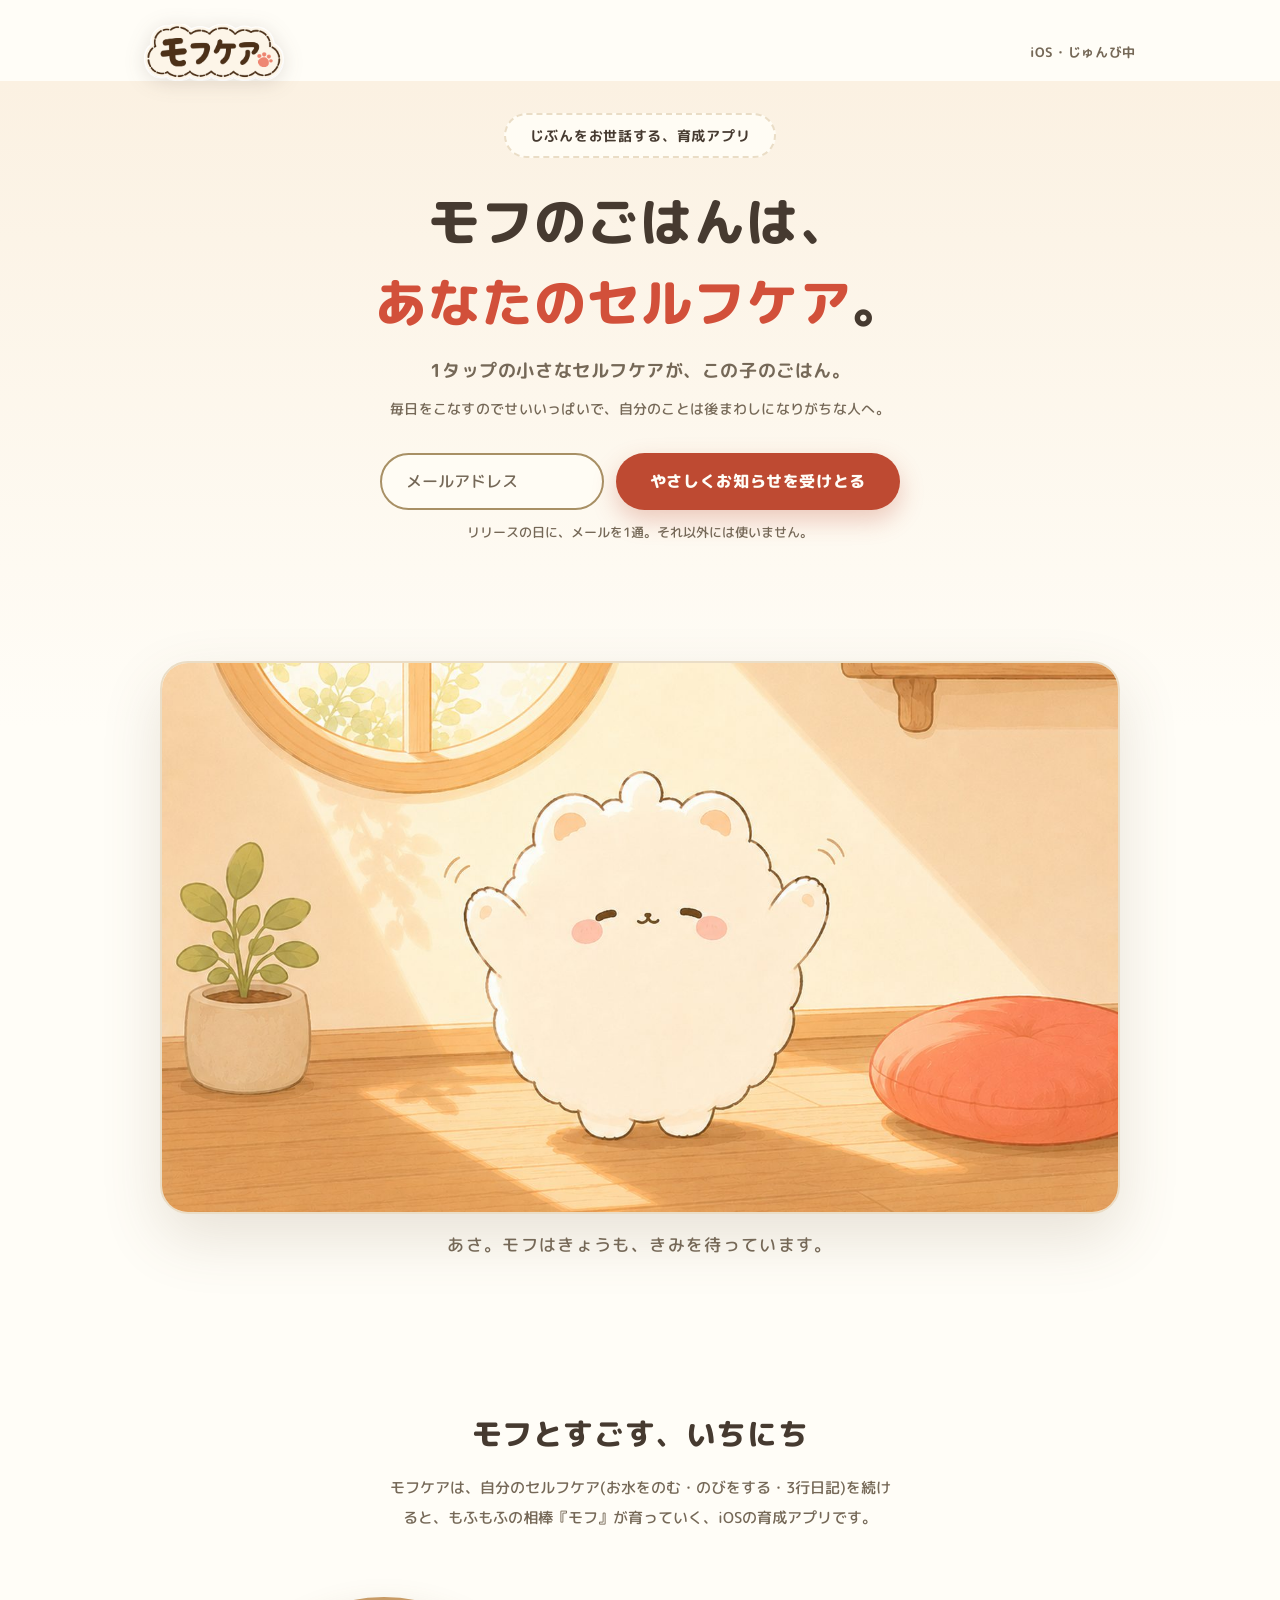
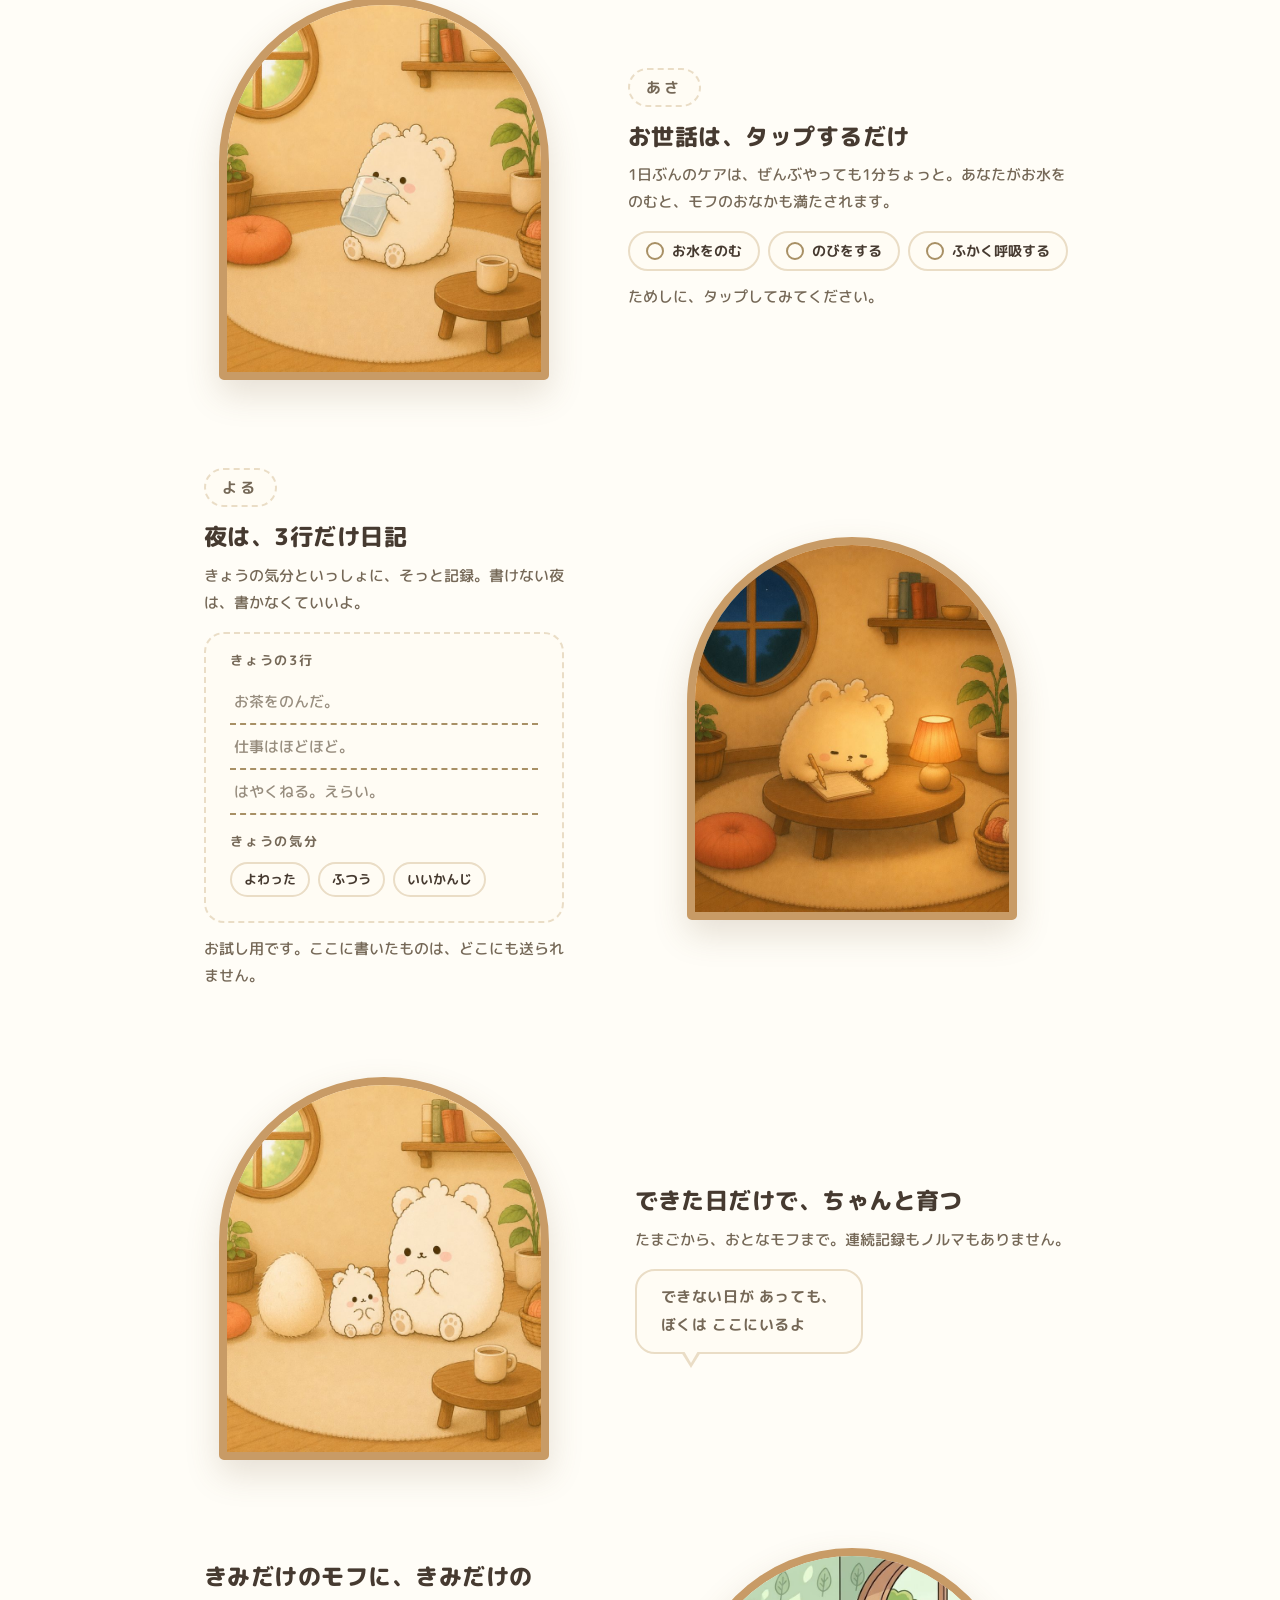
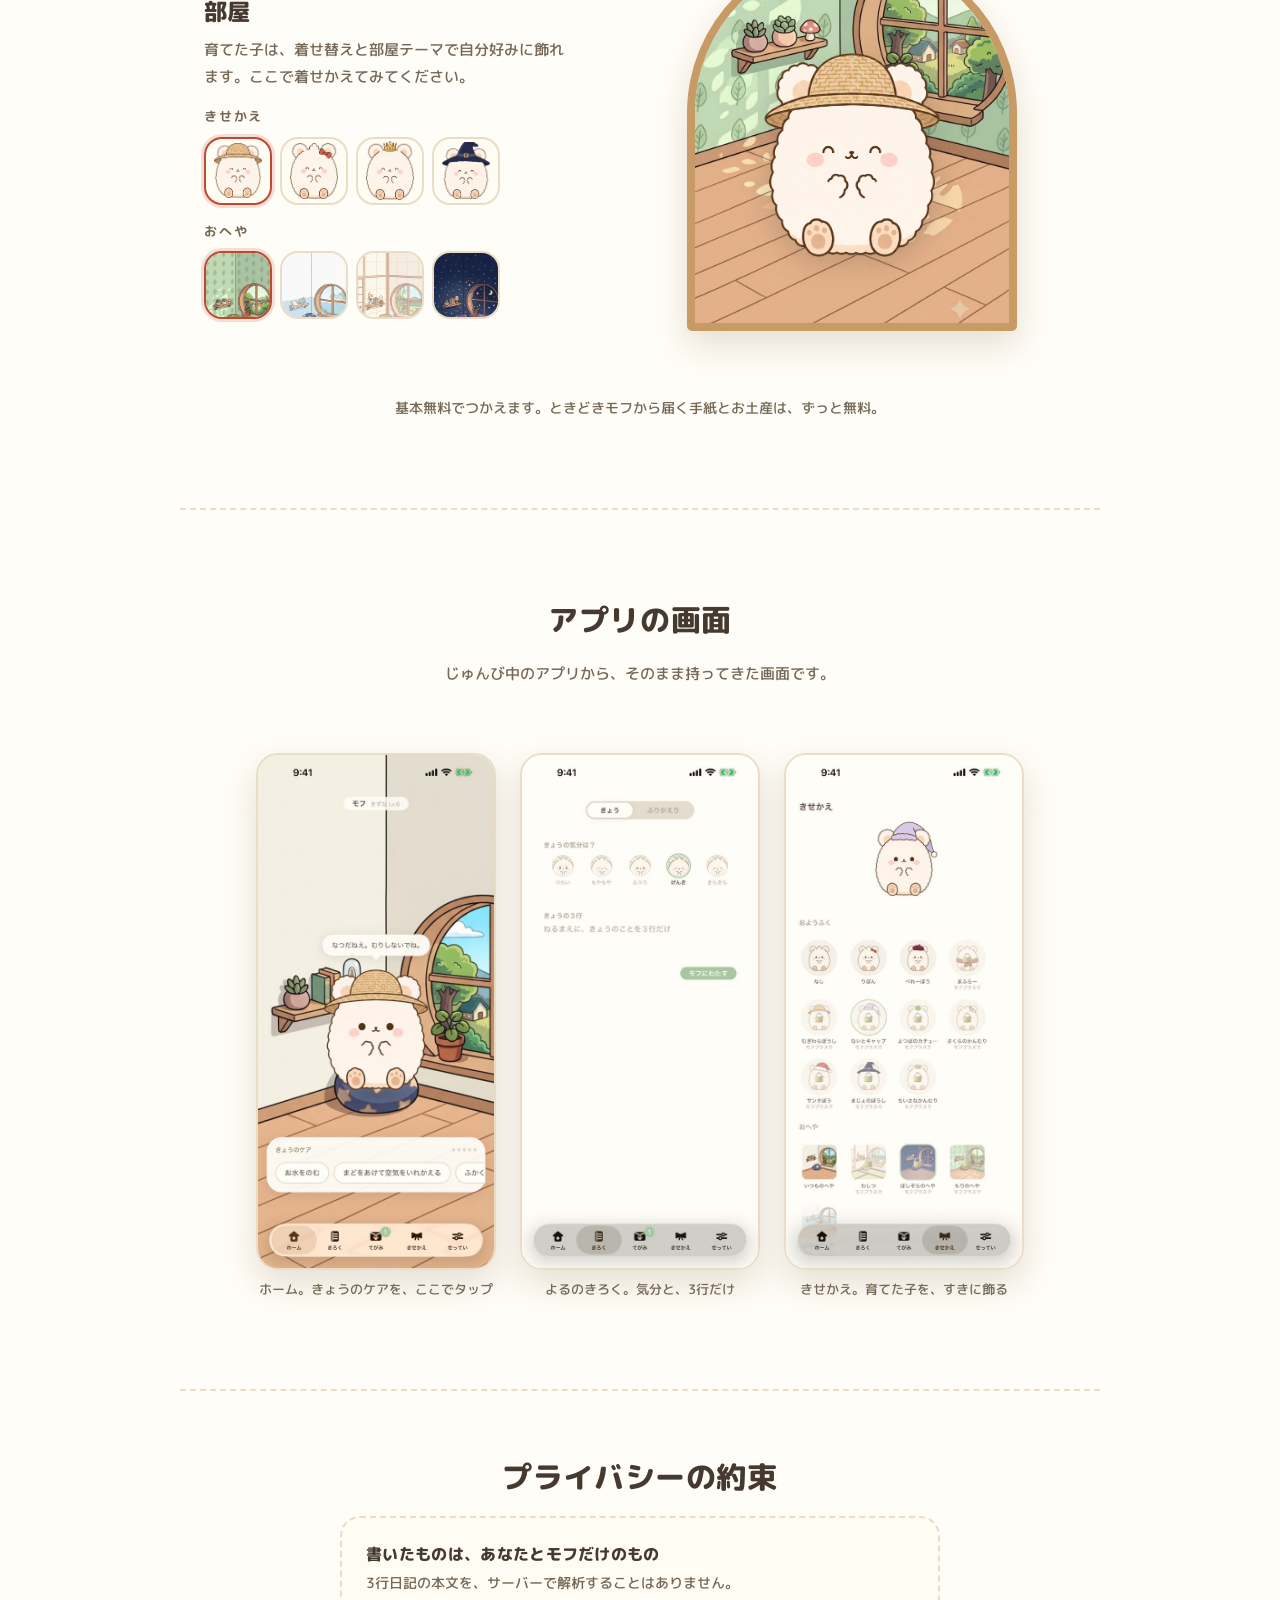
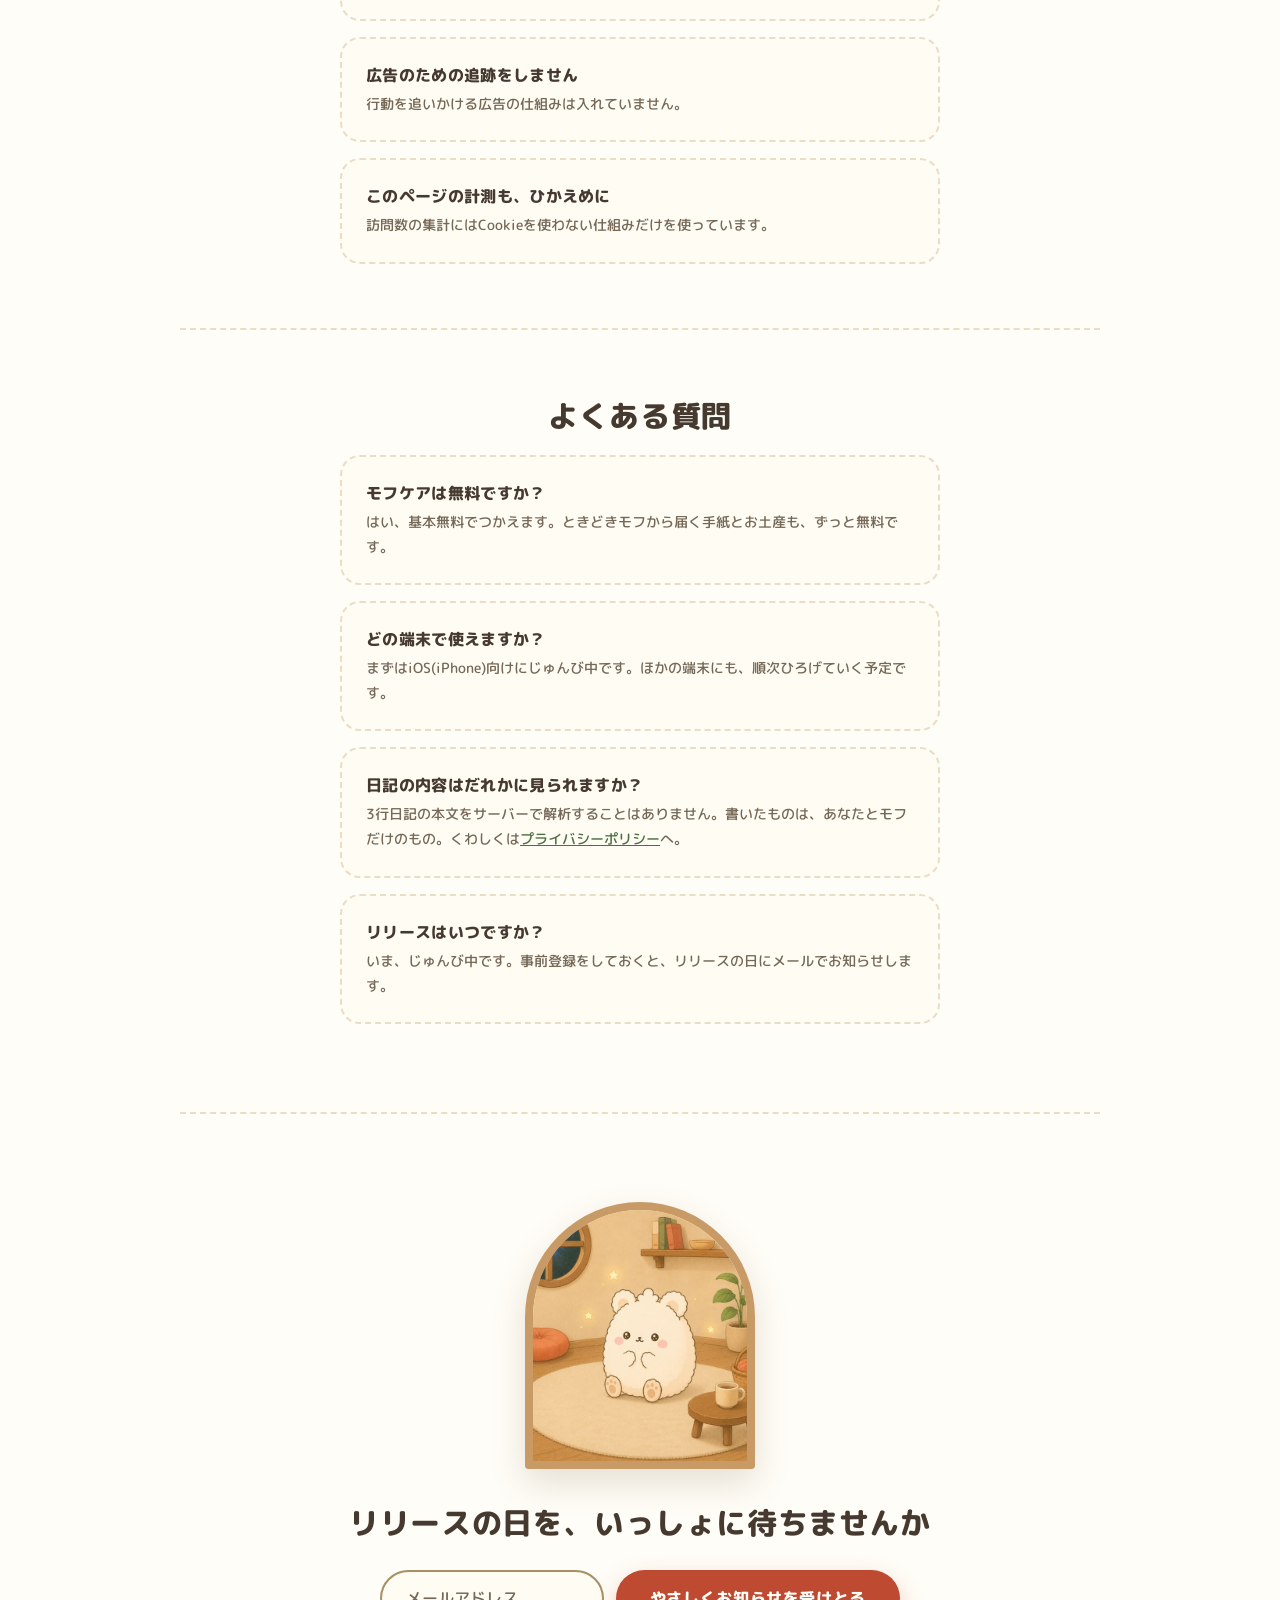
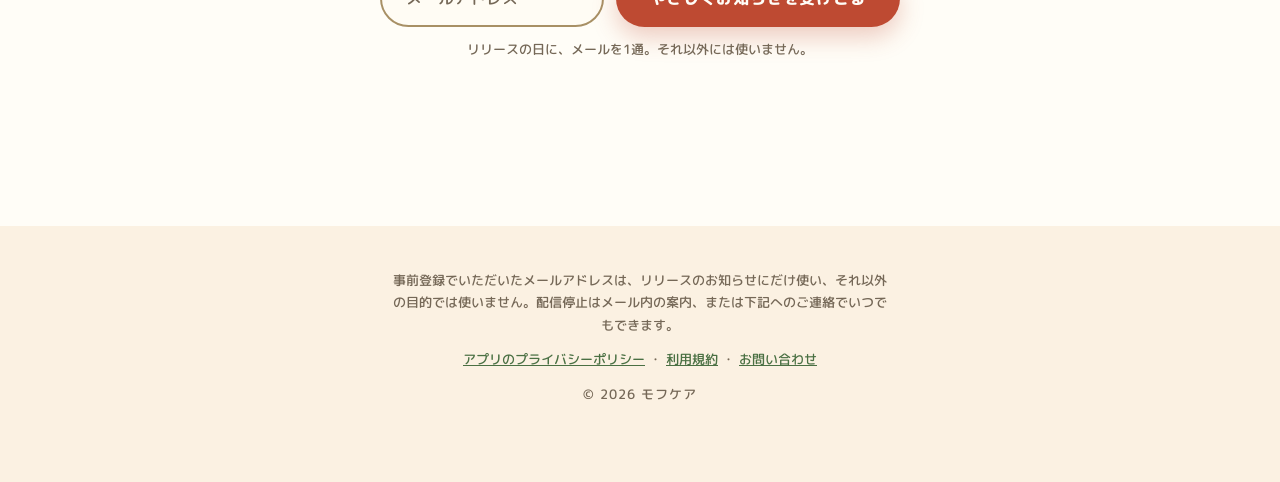
<file: index.html>
<!DOCTYPE html>
<html lang="ja">
<head>
  <meta charset="UTF-8">
  <meta name="viewport" content="width=device-width, initial-scale=1">
  <title>モフケア — モフのごはんは、あなたのセルフケア。</title>
  <meta name="description" content="じぶんをお世話する育成アプリ(iOS)。お水をのむ、のびをする。あなたのセルフケアで、もふもふの相棒「モフ」が育ちます。いま事前登録うけつけ中。">
  <meta name="theme-color" content="#FFFDF7">

  <meta property="og:type" content="website">
  <meta property="og:title" content="モフケア — モフのごはんは、あなたのセルフケア。">
  <meta property="og:description" content="じぶんをお世話する育成アプリ(iOS)。あなたのセルフケアで、もふもふの相棒「モフ」が育ちます。いま事前登録うけつけ中。">
  <meta property="og:url" content="https://mofucare.pages.dev/">
  <meta property="og:image" content="https://mofucare.pages.dev/assets/og.png?v=v3">
  <meta name="twitter:card" content="summary_large_image">

  <link rel="canonical" href="https://mofucare.pages.dev/">
  <link rel="icon" href="assets/favicon.png?v=v3">
  <link rel="apple-touch-icon" href="assets/apple-touch-icon.png?v=v3">

  <link rel="preconnect" href="https://fonts.googleapis.com">
  <link rel="preconnect" href="https://fonts.gstatic.com" crossorigin>
  <link href="https://fonts.googleapis.com/css2?family=M+PLUS+Rounded+1c:wght@500;700;800&display=swap" rel="stylesheet">

  <script type="application/ld+json">
  {
    "@context": "https://schema.org",
    "@type": "SoftwareApplication",
    "name": "モフケア",
    "applicationCategory": "HealthApplication",
    "operatingSystem": "iOS",
    "description": "じぶんをお世話する育成アプリ。お水をのむ・のびをするなど自分のセルフケアで、もふもふの相棒「モフ」が育つ。3行日記、着せ替え、部屋テーマ。基本無料。",
    "offers": { "@type": "Offer", "price": "0", "priceCurrency": "JPY" },
    "url": "https://mofucare.pages.dev/",
    "image": "https://mofucare.pages.dev/assets/og.png",
    "author": { "@type": "Organization", "name": "モフケア開発者" }
  }
  </script>
  <script type="application/ld+json">
  {
    "@context": "https://schema.org",
    "@type": "FAQPage",
    "mainEntity": [
      {
        "@type": "Question",
        "name": "モフケアは無料ですか？",
        "acceptedAnswer": { "@type": "Answer", "text": "はい、基本無料でつかえます。ときどきモフから届く手紙とお土産も、ずっと無料です。" }
      },
      {
        "@type": "Question",
        "name": "どの端末で使えますか？",
        "acceptedAnswer": { "@type": "Answer", "text": "まずはiOS(iPhone)向けにじゅんび中です。ほかの端末にも、順次ひろげていく予定です。" }
      },
      {
        "@type": "Question",
        "name": "日記の内容はだれかに見られますか？",
        "acceptedAnswer": { "@type": "Answer", "text": "3行日記の本文をサーバーで解析することはありません。書いたものは、あなたとモフだけのものです。くわしくはプライバシーポリシーをご覧ください。" }
      },
      {
        "@type": "Question",
        "name": "リリースはいつですか？",
        "acceptedAnswer": { "@type": "Answer", "text": "いま、じゅんび中です。事前登録をしておくと、リリースの日にメールでお知らせします。" }
      }
    ]
  }
  </script>

  <link rel="stylesheet" href="style.css?v=v6">
</head>
<body>

  <!-- 天: ロゴと状態 -->
  <div class="topbar">
    <img src="assets/logo_mofucare.png?v=v3" alt="モフケア" width="140" height="57">
    <span class="status">iOS・じゅんび中</span>
  </div>

  <!-- ヒーロー: 絵本のとびら -->
  <header class="hero">
    <span class="badge">じぶんをお世話する、育成アプリ</span>

    <h1 id="headline">モフのごはんは、<br><em>あなたのセルフケア</em>。</h1>
    <p class="hero-sub">1タップの小さなセルフケアが、この子のごはん。</p>
    <p class="hero-for">毎日をこなすのでせいいっぱいで、自分のことは後まわしになりがちな人へ。</p>

    <form class="signup" data-signup>
      <div class="signup-row">
        <label class="visually-hidden" for="email-1">メールアドレス</label>
        <input id="email-1" type="email" name="email" placeholder="メールアドレス" autocomplete="email" required>
        <button type="submit">やさしくお知らせを受けとる</button>
      </div>
      <p class="signup-note">リリースの日に、メールを1通。それ以外には使いません。</p>
      <p class="signup-status" role="status" aria-live="polite"></p>
      <p class="signup-share" hidden><a href="https://x.com/intent/tweet?text=%E3%81%98%E3%81%B6%E3%82%93%E3%82%92%E3%81%8A%E4%B8%96%E8%A9%B1%E3%81%99%E3%82%8B%E3%81%A8%E3%80%81%E3%83%A2%E3%83%95%E3%81%8C%E8%82%B2%E3%81%A4%E3%80%82%0A%E3%80%8C%E3%83%A2%E3%83%95%E3%82%B1%E3%82%A2%E3%80%8D%E3%82%92%E4%BA%8B%E5%89%8D%E7%99%BB%E9%8C%B2%E3%81%97%E3%81%BE%E3%81%97%E3%81%9F%E3%80%82&url=https%3A%2F%2Fmofucare.pages.dev%2F%3Fref%3Dshare" target="_blank" rel="noopener">Xで、そっと教える</a></p>
    </form>

    <figure class="storybook">
      <img src="assets/scene_hero.jpg" alt="あさの部屋で、のびをするモフ" width="1440" height="827" fetchpriority="high" decoding="async">
      <figcaption>あさ。モフはきょうも、きみを待っています。</figcaption>
    </figure>
  </header>

  <main>
    <!-- モフとすごす、いちにち -->
    <section class="day">
      <h2>モフとすごす、いちにち</h2>
      <p class="section-lead">モフケアは、自分のセルフケア(お水をのむ・のびをする・3行日記)を続けると、もふもふの相棒『モフ』が育っていく、iOSの育成アプリです。</p>

      <article class="page">
        <div class="window-frame">
          <img id="care-scene" src="assets/scene_water.jpg" alt="お水をのむモフ" loading="lazy" width="880" height="880">
        </div>
        <div class="page-text">
          <p class="toki">あさ</p>
          <h3>お世話は、タップするだけ</h3>
          <p>1日ぶんのケアは、ぜんぶやっても1分ちょっと。あなたがお水をのむと、モフのおなかも満たされます。</p>
          <ul class="care-chips" id="care-chips">
            <li><button type="button" aria-pressed="false"><span class="tick" aria-hidden="true"></span>お水をのむ</button></li>
            <li><button type="button" aria-pressed="false"><span class="tick" aria-hidden="true"></span>のびをする</button></li>
            <li><button type="button" aria-pressed="false"><span class="tick" aria-hidden="true"></span>ふかく呼吸する</button></li>
          </ul>
          <p class="demo-hint" id="care-hint" role="status">ためしに、タップしてみてください。</p>
        </div>
      </article>

      <article class="page">
        <div class="window-frame">
          <img src="assets/scene_diary.jpg" alt="夜、机で日記を書くモフ" loading="lazy" width="880" height="880">
        </div>
        <div class="page-text">
          <p class="toki">よる</p>
          <h3>夜は、3行だけ日記</h3>
          <p>きょうの気分といっしょに、そっと記録。書けない夜は、書かなくていいよ。</p>

          <div class="diary">
            <p class="diary-head">きょうの3行</p>
            <label class="visually-hidden" for="diary-1">1行目</label>
            <input class="diary-line" id="diary-1" type="text" maxlength="30" placeholder="お茶をのんだ。">
            <label class="visually-hidden" for="diary-2">2行目</label>
            <input class="diary-line" id="diary-2" type="text" maxlength="30" placeholder="仕事はほどほど。">
            <label class="visually-hidden" for="diary-3">3行目</label>
            <input class="diary-line" id="diary-3" type="text" maxlength="30" placeholder="はやくねる。えらい。">

            <fieldset class="mood">
              <legend>きょうの気分</legend>
              <button type="button" aria-pressed="false">よわった</button>
              <button type="button" aria-pressed="false">ふつう</button>
              <button type="button" aria-pressed="false">いいかんじ</button>
            </fieldset>
          </div>
          <p class="demo-hint">お試し用です。ここに書いたものは、どこにも送られません。</p>
        </div>
      </article>

      <article class="page">
        <div class="window-frame">
          <img src="assets/scene_growth.jpg" alt="たまごとちびモフとおとなモフが並ぶ部屋" loading="lazy" width="880" height="880">
        </div>
        <div class="page-text">
          <h3>できた日だけで、ちゃんと育つ</h3>
          <p>たまごから、おとなモフまで。連続記録もノルマもありません。</p>
          <p class="bubble">できない日が あっても、<br>ぼくは ここにいるよ</p>
        </div>
      </article>

      <article class="page">
        <div class="window-frame dressup">
          <img class="room" id="room-img" src="assets/room_forest.jpg?v=v4" alt="もりのへや" loading="lazy" width="768" height="1376">
          <img class="mofu" id="dress-img" src="assets/dress_strawhat.png?v=v4" alt="麦わら帽子をかぶったモフ" loading="lazy" width="420" height="485">
        </div>
        <div class="page-text">
          <h3>きみだけのモフに、きみだけの部屋</h3>
          <p>育てた子は、着せ替えと部屋テーマで自分好みに飾れます。ここで着せかえてみてください。</p>

          <fieldset class="picker" id="dress-picker">
            <legend>きせかえ</legend>
            <button type="button" data-src="assets/dress_strawhat.png?v=v4" data-label="麦わら帽子をかぶったモフ" aria-pressed="true">
              <img src="assets/dress_strawhat.png?v=v4" alt="麦わらぼうし" loading="lazy">
            </button>
            <button type="button" data-src="assets/dress_ribbon.png?v=v4" data-label="リボンをつけたモフ" aria-pressed="false">
              <img src="assets/dress_ribbon.png?v=v4" alt="リボン" loading="lazy">
            </button>
            <button type="button" data-src="assets/dress_crown.png?v=v4" data-label="王冠をかぶったモフ" aria-pressed="false">
              <img src="assets/dress_crown.png?v=v4" alt="おうかん" loading="lazy">
            </button>
            <button type="button" data-src="assets/dress_witchhat.png?v=v4" data-label="魔女帽子をかぶったモフ" aria-pressed="false">
              <img src="assets/dress_witchhat.png?v=v4" alt="まじょのぼうし" loading="lazy">
            </button>
          </fieldset>

          <fieldset class="picker rooms" id="room-picker">
            <legend>おへや</legend>
            <button type="button" data-src="assets/room_forest.jpg?v=v4" data-label="もりのへや" aria-pressed="true">
              <img src="assets/room_forest.jpg?v=v4" alt="もりのへや" loading="lazy">
            </button>
            <button type="button" data-src="assets/room_seaside.jpg?v=v4" data-label="うみべのへや" aria-pressed="false">
              <img src="assets/room_seaside.jpg?v=v4" alt="うみべのへや" loading="lazy">
            </button>
            <button type="button" data-src="assets/room_washitsu.jpg?v=v4" data-label="わしつ" aria-pressed="false">
              <img src="assets/room_washitsu.jpg?v=v4" alt="わしつ" loading="lazy">
            </button>
            <button type="button" data-src="assets/room_starry.jpg?v=v4" data-label="ほしぞらのへや" aria-pressed="false">
              <img src="assets/room_starry.jpg?v=v4" alt="ほしぞらのへや" loading="lazy">
            </button>
          </fieldset>
        </div>
      </article>

      <p class="free-note">基本無料でつかえます。ときどきモフから届く手紙とお土産は、ずっと無料。</p>
    </section>

    <!-- 実際の画面 -->
    <section class="shots">
      <h2>アプリの画面</h2>
      <p class="section-lead">じゅんび中のアプリから、そのまま持ってきた画面です。</p>
      <div class="shot-row">
        <figure>
          <img src="assets/shot_home.jpg" alt="ホーム画面。部屋にいるモフと、きょうのケアの一覧" loading="lazy" width="520" height="1130">
          <figcaption>ホーム。きょうのケアを、ここでタップ</figcaption>
        </figure>
        <figure>
          <img src="assets/shot_diary.jpg" alt="きろく画面。きょうの気分を5段階から選び、3行の日記を書く" loading="lazy" width="520" height="1130">
          <figcaption>よるのきろく。気分と、3行だけ</figcaption>
        </figure>
        <figure>
          <img src="assets/shot_kisekae.jpg" alt="きせかえ画面。帽子やリボンを選ぶ" loading="lazy" width="520" height="1130">
          <figcaption>きせかえ。育てた子を、すきに飾る</figcaption>
        </figure>
      </div>
    </section>

    <!-- プライバシー -->
    <section class="privacy">
      <h2>プライバシーの約束</h2>
      <ul>
        <li>
          <h3>書いたものは、あなたとモフだけのもの</h3>
          <p>3行日記の本文を、サーバーで解析することはありません。</p>
        </li>
        <li>
          <h3>広告のための追跡をしません</h3>
          <p>行動を追いかける広告の仕組みは入れていません。</p>
        </li>
        <li>
          <h3>このページの計測も、ひかえめに</h3>
          <p>訪問数の集計にはCookieを使わない仕組みだけを使っています。</p>
        </li>
      </ul>
    </section>

    <!-- よくある質問 -->
    <section class="faq">
      <h2>よくある質問</h2>
      <ul>
        <li>
          <h3>モフケアは無料ですか？</h3>
          <p>はい、基本無料でつかえます。ときどきモフから届く手紙とお土産も、ずっと無料です。</p>
        </li>
        <li>
          <h3>どの端末で使えますか？</h3>
          <p>まずはiOS(iPhone)向けにじゅんび中です。ほかの端末にも、順次ひろげていく予定です。</p>
        </li>
        <li>
          <h3>日記の内容はだれかに見られますか？</h3>
          <p>3行日記の本文をサーバーで解析することはありません。書いたものは、あなたとモフだけのもの。くわしくは<a href="/privacy">プライバシーポリシー</a>へ。</p>
        </li>
        <li>
          <h3>リリースはいつですか？</h3>
          <p>いま、じゅんび中です。事前登録をしておくと、リリースの日にメールでお知らせします。</p>
        </li>
      </ul>
    </section>

    <!-- もう一度フォーム -->
    <section class="cta-again">
      <div class="window-frame small">
        <img src="assets/scene_sparkle.jpg" alt="星の光につつまれるモフ" loading="lazy" width="640" height="640">
      </div>
      <h2>リリースの日を、いっしょに待ちませんか</h2>
      <form class="signup" data-signup>
        <div class="signup-row">
          <label class="visually-hidden" for="email-2">メールアドレス</label>
          <input id="email-2" type="email" name="email" placeholder="メールアドレス" autocomplete="email" required>
          <button type="submit">やさしくお知らせを受けとる</button>
        </div>
        <p class="signup-note">リリースの日に、メールを1通。それ以外には使いません。</p>
        <p class="signup-status" role="status" aria-live="polite"></p>
        <p class="signup-share" hidden><a href="https://x.com/intent/tweet?text=%E3%81%98%E3%81%B6%E3%82%93%E3%82%92%E3%81%8A%E4%B8%96%E8%A9%B1%E3%81%99%E3%82%8B%E3%81%A8%E3%80%81%E3%83%A2%E3%83%95%E3%81%8C%E8%82%B2%E3%81%A4%E3%80%82%0A%E3%80%8C%E3%83%A2%E3%83%95%E3%82%B1%E3%82%A2%E3%80%8D%E3%82%92%E4%BA%8B%E5%89%8D%E7%99%BB%E9%8C%B2%E3%81%97%E3%81%BE%E3%81%97%E3%81%9F%E3%80%82&url=https%3A%2F%2Fmofucare.pages.dev%2F%3Fref%3Dshare" target="_blank" rel="noopener">Xで、そっと教える</a></p>
      </form>
      <noscript><p class="signup-note">フォームの利用にはJavaScriptが必要です。動かないときは mofucare.app@gmail.com へ「お知らせ希望」とメールしてください。</p></noscript>
    </section>
  </main>

  <footer>
    <p>事前登録でいただいたメールアドレスは、リリースのお知らせにだけ使い、それ以外の目的では使いません。配信停止はメール内の案内、または下記へのご連絡でいつでもできます。</p>
    <p>
      <a href="/privacy">アプリのプライバシーポリシー</a>
      ・
      <a href="/terms">利用規約</a>
      ・
      <a href="mailto:mofucare.app@gmail.com">お問い合わせ</a>
    </p>
    <p class="copyright">© 2026 モフケア</p>
  </footer>

  <script src="main.js"></script>
  <script src="demo.js"></script>
  <script data-goatcounter="https://mofucare.goatcounter.com/count" async src="vendor-count.js"></script>
</body>
</html>
</file>
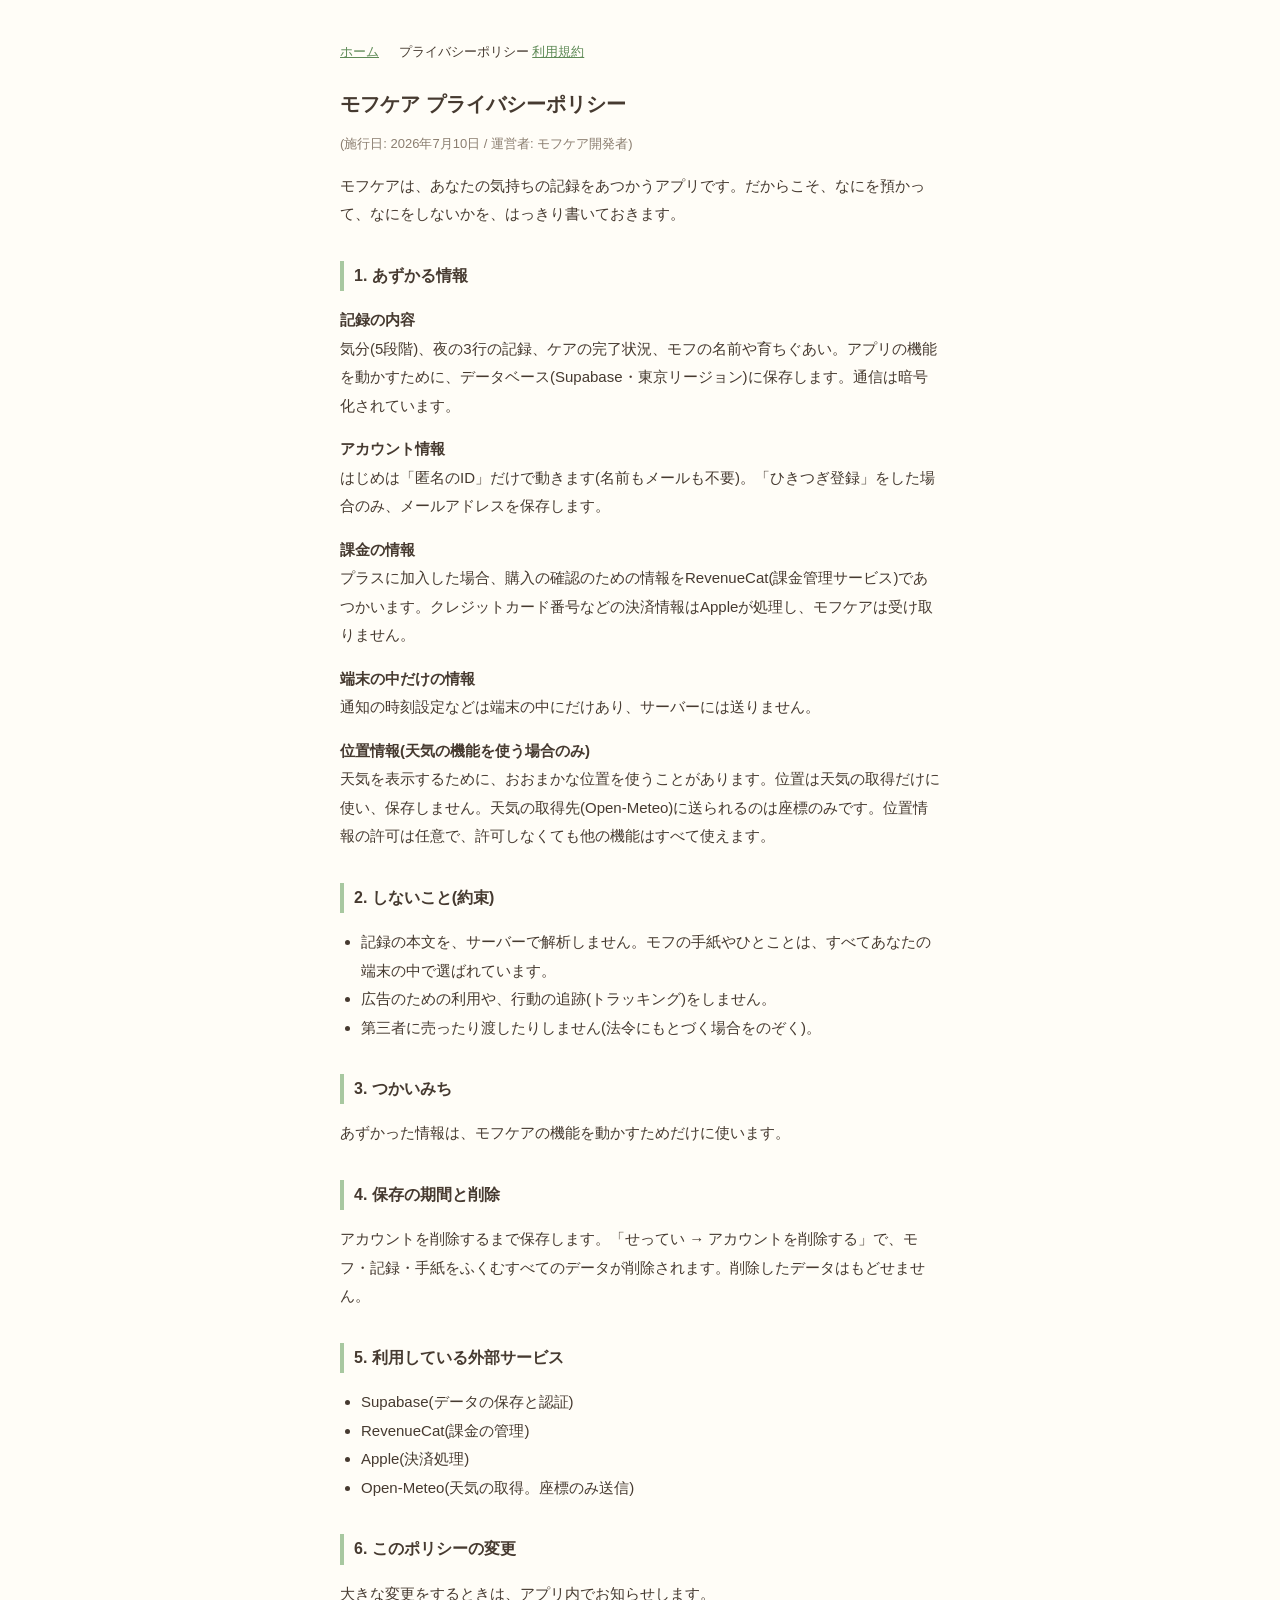
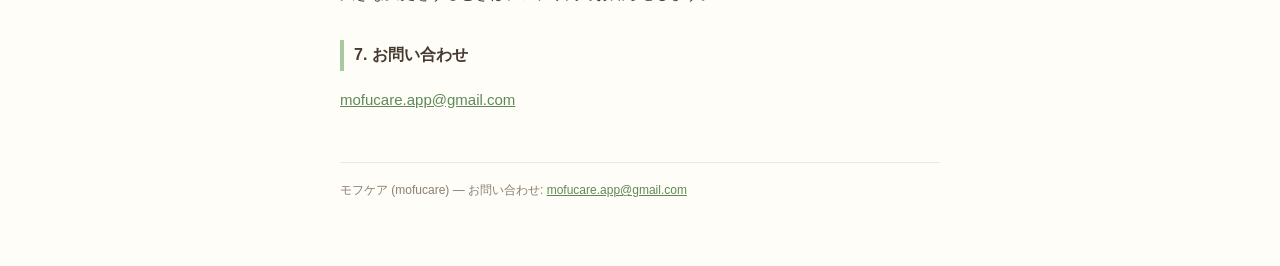
<file: privacy.html>
<!doctype html>
<html lang="ja">
<head>
<meta charset="utf-8">
<meta name="viewport" content="width=device-width, initial-scale=1">
<title>モフケア プライバシーポリシー</title>
<style>
  :root { color-scheme: light; }
  * { box-sizing: border-box; }
  body {
    margin: 0; padding: 0;
    background: #FFFDF7; color: #463A30;
    font-family: "Hiragino Sans", "Hiragino Kaku Gothic ProN", "Yu Gothic", sans-serif;
    line-height: 1.9; font-size: 15px;
  }
  main { max-width: 640px; margin: 0 auto; padding: 40px 20px 64px; }
  h1 { font-size: 20px; line-height: 1.5; }
  h2 { font-size: 16px; margin-top: 2em; padding-left: 10px; border-left: 4px solid #A8C8A0; }
  .meta { color: #8B7E70; font-size: 13px; }
  ul { padding-left: 1.4em; }
  a { color: #5E8A56; }
  nav { font-size: 13px; margin-bottom: 24px; }
  nav a { margin-right: 16px; }
  footer { margin-top: 48px; font-size: 12px; color: #8B7E70; border-top: 1px solid #EDE6DA; padding-top: 16px; }
</style>
</head>
<body>
<main>
<nav><a href="/">ホーム</a> <span>プライバシーポリシー</span> <a href="terms.html">利用規約</a></nav>
<h1>モフケア プライバシーポリシー</h1>
<p class="meta">(施行日: 2026年7月10日 / 運営者: モフケア開発者)</p>
<p>モフケアは、あなたの気持ちの記録をあつかうアプリです。だからこそ、なにを預かって、なにをしないかを、はっきり書いておきます。</p>
<h2>1. あずかる情報</h2>
<p><strong>記録の内容</strong><br>
気分(5段階)、夜の3行の記録、ケアの完了状況、モフの名前や育ちぐあい。アプリの機能を動かすために、データベース(Supabase・東京リージョン)に保存します。通信は暗号化されています。</p>
<p><strong>アカウント情報</strong><br>
はじめは「匿名のID」だけで動きます(名前もメールも不要)。「ひきつぎ登録」をした場合のみ、メールアドレスを保存します。</p>
<p><strong>課金の情報</strong><br>
プラスに加入した場合、購入の確認のための情報をRevenueCat(課金管理サービス)であつかいます。クレジットカード番号などの決済情報はAppleが処理し、モフケアは受け取りません。</p>
<p><strong>端末の中だけの情報</strong><br>
通知の時刻設定などは端末の中にだけあり、サーバーには送りません。</p>
<p><strong>位置情報(天気の機能を使う場合のみ)</strong><br>
天気を表示するために、おおまかな位置を使うことがあります。位置は天気の取得だけに使い、保存しません。天気の取得先(Open-Meteo)に送られるのは座標のみです。位置情報の許可は任意で、許可しなくても他の機能はすべて使えます。</p>
<h2>2. しないこと(約束)</h2>
<ul>
  <li>記録の本文を、サーバーで解析しません。モフの手紙やひとことは、すべてあなたの端末の中で選ばれています。</li>
  <li>広告のための利用や、行動の追跡(トラッキング)をしません。</li>
  <li>第三者に売ったり渡したりしません(法令にもとづく場合をのぞく)。</li>
</ul>
<h2>3. つかいみち</h2>
<p>あずかった情報は、モフケアの機能を動かすためだけに使います。</p>
<h2>4. 保存の期間と削除</h2>
<p>アカウントを削除するまで保存します。「せってい → アカウントを削除する」で、モフ・記録・手紙をふくむすべてのデータが削除されます。削除したデータはもどせません。</p>
<h2>5. 利用している外部サービス</h2>
<ul>
  <li>Supabase(データの保存と認証)</li>
  <li>RevenueCat(課金の管理)</li>
  <li>Apple(決済処理)</li>
  <li>Open-Meteo(天気の取得。座標のみ送信)</li>
</ul>
<h2>6. このポリシーの変更</h2>
<p>大きな変更をするときは、アプリ内でお知らせします。</p>
<h2>7. お問い合わせ</h2>
<p><a href="mailto:mofucare.app@gmail.com">mofucare.app@gmail.com</a></p>

<footer>モフケア (mofucare) — お問い合わせ: <a href="mailto:mofucare.app@gmail.com">mofucare.app@gmail.com</a></footer>
</main>
</body>
</html>
</file>
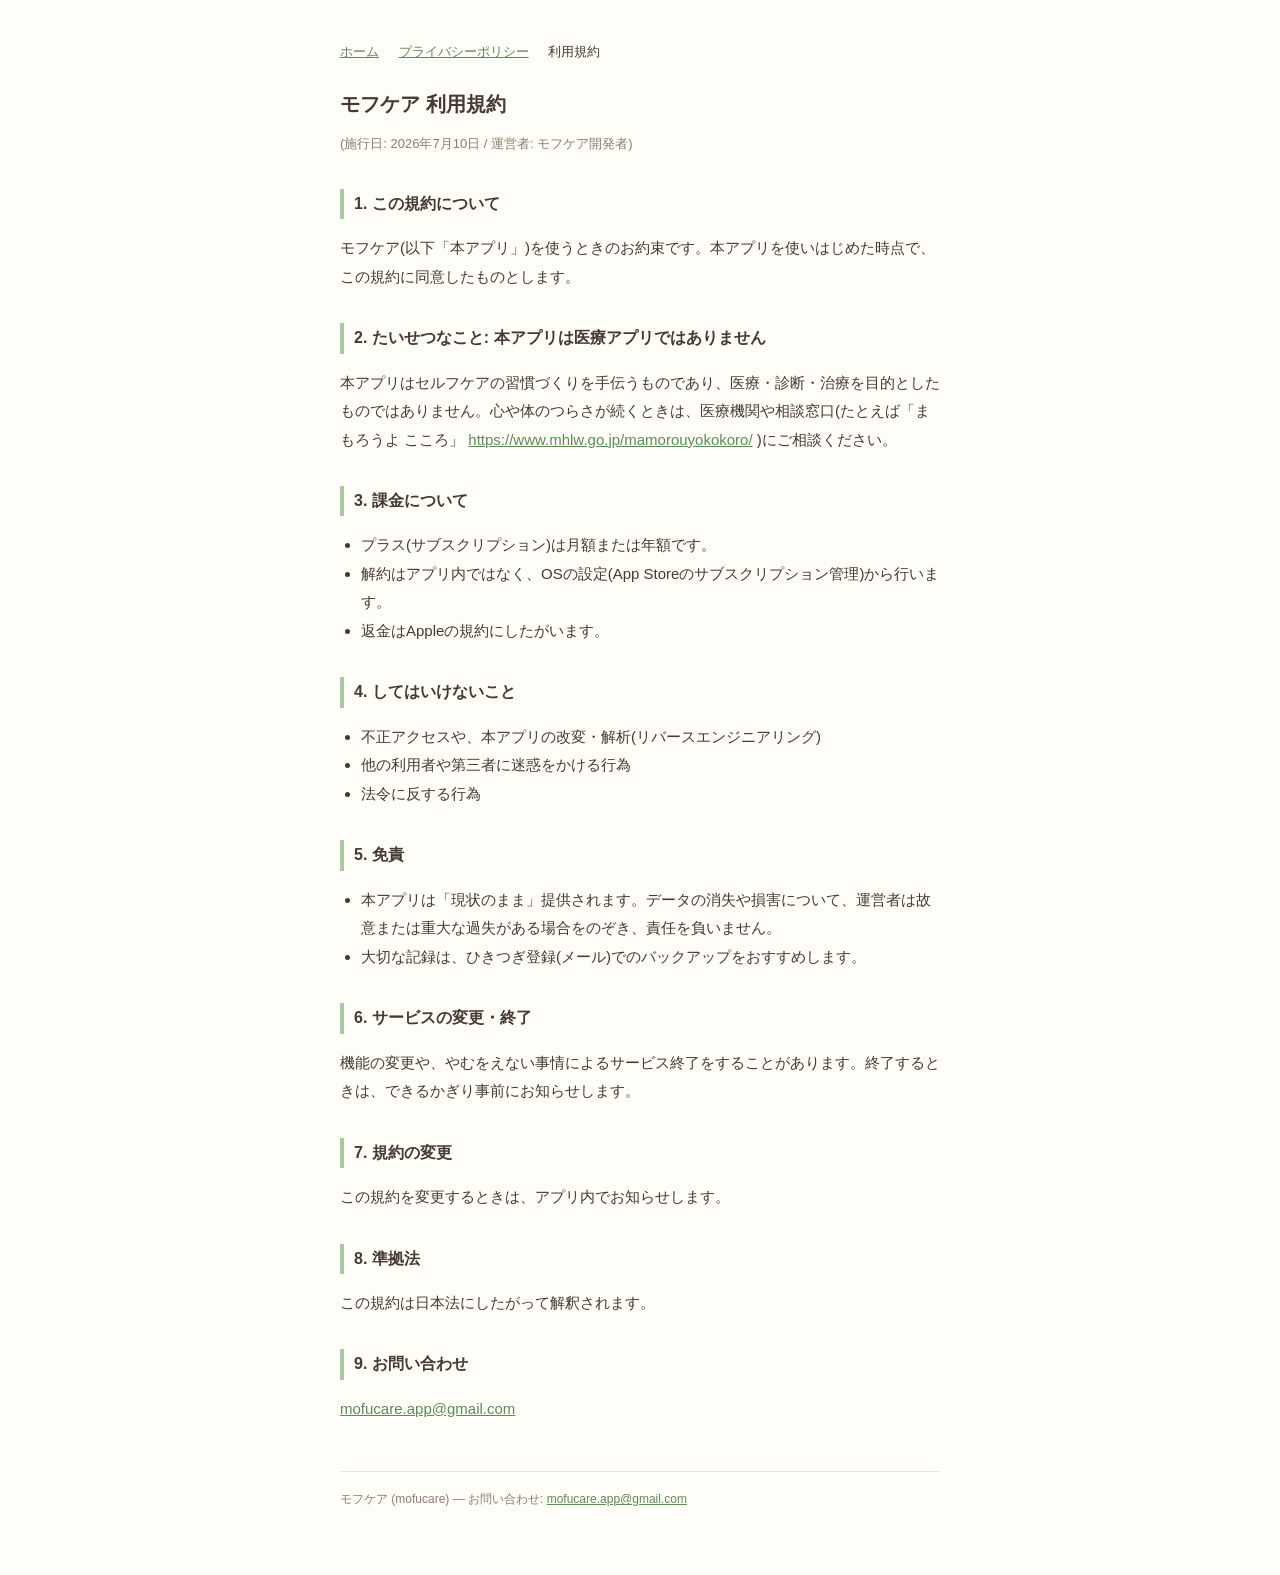
<file: terms.html>
<!doctype html>
<html lang="ja">
<head>
<meta charset="utf-8">
<meta name="viewport" content="width=device-width, initial-scale=1">
<title>モフケア 利用規約</title>
<style>
  :root { color-scheme: light; }
  * { box-sizing: border-box; }
  body {
    margin: 0; padding: 0;
    background: #FFFDF7; color: #463A30;
    font-family: "Hiragino Sans", "Hiragino Kaku Gothic ProN", "Yu Gothic", sans-serif;
    line-height: 1.9; font-size: 15px;
  }
  main { max-width: 640px; margin: 0 auto; padding: 40px 20px 64px; }
  h1 { font-size: 20px; line-height: 1.5; }
  h2 { font-size: 16px; margin-top: 2em; padding-left: 10px; border-left: 4px solid #A8C8A0; }
  .meta { color: #8B7E70; font-size: 13px; }
  ul { padding-left: 1.4em; }
  a { color: #5E8A56; }
  nav { font-size: 13px; margin-bottom: 24px; }
  nav a { margin-right: 16px; }
  footer { margin-top: 48px; font-size: 12px; color: #8B7E70; border-top: 1px solid #EDE6DA; padding-top: 16px; }
</style>
</head>
<body>
<main>
<nav><a href="/">ホーム</a> <a href="privacy.html">プライバシーポリシー</a> <span>利用規約</span></nav>
<h1>モフケア 利用規約</h1>
<p class="meta">(施行日: 2026年7月10日 / 運営者: モフケア開発者)</p>
<h2>1. この規約について</h2>
<p>モフケア(以下「本アプリ」)を使うときのお約束です。本アプリを使いはじめた時点で、この規約に同意したものとします。</p>
<h2>2. たいせつなこと: 本アプリは医療アプリではありません</h2>
<p>本アプリはセルフケアの習慣づくりを手伝うものであり、医療・診断・治療を目的としたものではありません。心や体のつらさが続くときは、医療機関や相談窓口(たとえば「まもろうよ こころ」 <a href="https://www.mhlw.go.jp/mamorouyokokoro/">https://www.mhlw.go.jp/mamorouyokokoro/</a> )にご相談ください。</p>
<h2>3. 課金について</h2>
<ul>
  <li>プラス(サブスクリプション)は月額または年額です。</li>
  <li>解約はアプリ内ではなく、OSの設定(App Storeのサブスクリプション管理)から行います。</li>
  <li>返金はAppleの規約にしたがいます。</li>
</ul>
<h2>4. してはいけないこと</h2>
<ul>
  <li>不正アクセスや、本アプリの改変・解析(リバースエンジニアリング)</li>
  <li>他の利用者や第三者に迷惑をかける行為</li>
  <li>法令に反する行為</li>
</ul>
<h2>5. 免責</h2>
<ul>
  <li>本アプリは「現状のまま」提供されます。データの消失や損害について、運営者は故意または重大な過失がある場合をのぞき、責任を負いません。</li>
  <li>大切な記録は、ひきつぎ登録(メール)でのバックアップをおすすめします。</li>
</ul>
<h2>6. サービスの変更・終了</h2>
<p>機能の変更や、やむをえない事情によるサービス終了をすることがあります。終了するときは、できるかぎり事前にお知らせします。</p>
<h2>7. 規約の変更</h2>
<p>この規約を変更するときは、アプリ内でお知らせします。</p>
<h2>8. 準拠法</h2>
<p>この規約は日本法にしたがって解釈されます。</p>
<h2>9. お問い合わせ</h2>
<p><a href="mailto:mofucare.app@gmail.com">mofucare.app@gmail.com</a></p>

<footer>モフケア (mofucare) — お問い合わせ: <a href="mailto:mofucare.app@gmail.com">mofucare.app@gmail.com</a></footer>
</main>
</body>
</html>
</file>
<file: style.css>
/* モフケアLP v3.1 — 「モフとすごす、いちにち」絵本構成
   Hallmark audit(58ゲート)を通して修正した版。
   配色の正: docs/brand-guidelines.md。ブランドのコーラル #FD7B61 は絵の中の色で、
   文字やボタンに使うとコントラストが足りない(白文字で2.52:1)。そのため
   「文字に乗るコーラル」を別トークンとして持つ。 */

:root {
  /* ---- 面 ---- */
  --kami: #FFFDF7;         /* 紙(ベース) */
  --hidamari: #FBF1E2;     /* 陽だまり */
  --card: #FFFCF4;         /* カード地(純白は使わない) */

  /* ---- 文字 ---- */
  --ink: #463A30;          /* こげ茶。紙に対して10.8:1 */
  --muted: #756857;        /* 補助文字。陽だまりに対して4.85:1 */

  /* ---- アクセント ---- */
  --coral-brand: #FD7B61;  /* 絵と揃えるブランド色。文字を乗せない */
  --coral-ink: #D2503A;    /* 大きな強調文字用。紙に対して4.17:1 */
  --coral-cta: #BE4A32;    /* ボタン地(白文字で4.90:1)・フォーカスリング */
  --coral-cta-hover: #A83A24;
  --leaf-deep: #4A7043;    /* リンク・達成チップ。紙に対して5.60:1 */
  --leaf: #A8C8A0;
  --leaf-pale: #EAF2E5;

  /* ---- 線 ---- */
  --line-soft: #EADDC6;    /* 装飾のステッチ */
  --line-input: #A89065;   /* 入力欄の枠。紙に対して3.02:1 */
  --wood: #C89B66;         /* 丸窓の木枠 */

  /* ---- 影(値の直書きを避ける) ---- */
  --shadow-sm: 0 3px 10px rgba(70, 58, 48, 0.14);
  --shadow-md: 0 14px 34px rgba(115, 88, 55, 0.18);
  --shadow-lg: 0 24px 60px rgba(115, 88, 55, 0.16);
  --shadow-cta: 0 10px 24px rgba(190, 74, 50, 0.28);

  /* ---- 余白(4pxの倍数) ---- */
  --space-3xs: 4px;
  --space-2xs: 8px;
  --space-xs: 12px;
  --space-sm: 16px;
  --space-md: 24px;
  --space-lg: 32px;
  --space-xl: 44px;
  --space-2xl: 64px;
  --space-3xl: 88px;

  --radius: 20px;
  --radius-pill: 999px;
}

* { margin: 0; padding: 0; box-sizing: border-box; }

html, body { overflow-x: clip; }

html { scroll-behavior: smooth; }

body {
  font-family: "M PLUS Rounded 1c", "Hiragino Maru Gothic ProN", sans-serif;
  background: var(--kami);
  color: var(--ink);
  line-height: 1.8;
  font-weight: 500;
  -webkit-font-smoothing: antialiased;
}

img { max-width: 100%; display: block; }

a { color: var(--leaf-deep); }

:focus-visible {
  outline: 3px solid var(--coral-cta);
  outline-offset: 3px;
  border-radius: 6px;
}

[hidden] { display: none !important; }

.visually-hidden {
  position: absolute;
  width: 1px; height: 1px;
  margin: -1px; padding: 0;
  overflow: hidden;
  clip: rect(0 0 0 0);
  white-space: nowrap;
  border: 0;
}

h1, h2, h3 {
  font-weight: 800;
  line-height: 1.5;
  letter-spacing: 0.02em;
  min-width: 0;
  /* 長い英単語ではみ出すのは防ぎつつ、「部屋」のような熟語は割らない */
  overflow-wrap: break-word;
  word-break: auto-phrase;
}

/* ---------- 天:ロゴと状態(中央軸をわざと外す) ---------- */

.topbar {
  max-width: 1040px;
  margin: 0 auto;
  padding: var(--space-md) var(--space-md) 0;
  display: flex;
  align-items: center;
  justify-content: space-between;
  gap: var(--space-sm);
}

.topbar img {
  width: clamp(112px, 14vw, 140px);
  height: auto;
  filter: drop-shadow(var(--shadow-sm));
}

.status {
  font-size: 13px;
  font-weight: 700;
  color: var(--muted);
  letter-spacing: 0.05em;
  white-space: nowrap;
}

/* ---------- ヒーロー: 絵本のとびら ---------- */

.hero {
  text-align: center;
  padding: var(--space-lg) var(--space-md) var(--space-2xl);
  background: linear-gradient(180deg, var(--hidamari) 0%, var(--kami) 52%);
}

.badge {
  display: inline-block;
  background: var(--card);
  border: 2px dashed var(--line-soft);
  color: var(--ink);
  font-size: 14px;
  font-weight: 700;
  letter-spacing: 0.05em;
  padding: var(--space-2xs) var(--space-md);
  border-radius: var(--radius-pill);
  margin-bottom: var(--space-md);
}

h1 { font-size: clamp(30px, 6.4vw, 52px); line-height: 1.55; }

h1 em { font-style: normal; color: var(--coral-ink); }

.hero-sub {
  margin-top: var(--space-xs);
  font-size: clamp(15px, 2.4vw, 18px);
  font-weight: 700;
  color: var(--muted);
  letter-spacing: 0.03em;
}

.hero-for {
  margin-top: var(--space-2xs);
  font-size: 14px;
  color: var(--muted);
  letter-spacing: 0.02em;
}

/* 絵本の見ひらき */
.storybook { max-width: 960px; margin: var(--space-2xl) auto 0; }

.storybook img {
  width: 100%;
  height: auto;
  border-radius: 28px;
  border: 2px solid var(--line-soft);
  box-shadow: var(--shadow-lg);
}

.storybook figcaption {
  margin-top: var(--space-sm);
  font-size: clamp(15px, 1.6vw, 17px);
  color: var(--muted);
  letter-spacing: 0.08em;
}

/* ---------- 登録フォーム ---------- */

.signup { max-width: 520px; margin: var(--space-lg) auto 0; }

.signup-row { display: flex; flex-direction: column; gap: var(--space-xs); }

.signup input {
  font: inherit;
  font-weight: 500;
  color: var(--ink);
  background: var(--card);
  border: 2px solid var(--line-input);
  border-radius: var(--radius-pill);
  padding: var(--space-xs) var(--space-md);
  min-height: 52px;
  width: 100%;
  outline: 2px solid transparent;  /* 押した瞬間に幅がずれないよう先に確保 */
  outline-offset: 2px;
}

.signup input::placeholder { color: var(--muted); }

.signup input:focus-visible {
  outline: 3px solid var(--coral-cta);
  border-color: var(--coral-cta);
}

.signup button {
  font: inherit;
  font-weight: 800;
  letter-spacing: 0.04em;
  color: var(--kami);
  background: var(--coral-cta);
  border: 2px solid transparent;
  border-radius: var(--radius-pill);
  /* 320pxでもラベルが2行にならないよう、狭い画面では左右を詰める */
  padding: var(--space-xs) clamp(var(--space-sm), 4vw, var(--space-lg));
  min-height: 52px;
  white-space: nowrap;
  cursor: pointer;
  box-shadow: var(--shadow-cta);
  transition: background-color 0.15s ease;
}

.signup button:hover { background: var(--coral-cta-hover); }
.signup button:active { background: var(--coral-cta-hover); box-shadow: none; }

.signup button:disabled {
  opacity: 0.55;
  cursor: not-allowed;
  background: var(--coral-cta);
  box-shadow: none;
}

.signup-note { margin-top: var(--space-xs); font-size: 12.5px; color: var(--muted); }

/* 登録できた人にだけ出るシェア導線 */
.signup-share { margin-top: var(--space-xs); }

.signup-share a {
  display: inline-block;
  font-size: 14px;
  font-weight: 700;
  color: var(--leaf-deep);
  text-decoration-thickness: 2px;
  text-underline-offset: 4px;
  padding: var(--space-3xs) var(--space-2xs);
}

.signup-status {
  margin-top: var(--space-xs);
  font-size: 15px;
  font-weight: 700;
  min-height: 1.5lh;      /* 空でも高さを確保してガタつかせない */
}

.signup-status.ok { color: var(--leaf-deep); }
.signup-status.ng { color: var(--coral-cta); }

@media (min-width: 560px) {
  .signup-row { flex-direction: row; align-items: center; }
  /* 入力欄はボタンより広く。書く場所が主役で、押す場所は添えもの */
  .signup input { flex: 1 1 auto; min-width: 0; }
  .signup button { flex: 0 1 auto; }
}

/* ---------- セクション共通 ---------- */

main section {
  max-width: 920px;
  margin: 0 auto;
  padding: var(--space-3xl) var(--space-md);
}

/* セクションごとに呼吸を変える(全部同じ余白は単調に見える) */
.privacy { padding-block: var(--space-2xl); }
.faq { padding-block: var(--space-2xl) var(--space-3xl); }

main section + section { border-top: 2px dashed var(--line-soft); }

h2 {
  font-size: clamp(22px, 4.6vw, 30px);
  text-align: center;
  margin-bottom: var(--space-sm);
}

.section-lead {
  text-align: center;
  color: var(--muted);
  font-size: 15px;
  line-height: 2;
  max-width: 34em;
  margin: 0 auto var(--space-2xl);
}

/* ---------- モフとすごす、いちにち ---------- */

.page {
  display: grid;
  grid-template-columns: minmax(0, 1fr);
  justify-items: center;
  gap: var(--space-lg);
  margin-bottom: var(--space-3xl);
}

.page:last-of-type { margin-bottom: 0; }

.page-text { max-width: 30em; text-align: center; }

/* 部屋の丸窓(署名要素) */
.window-frame {
  width: min(330px, 82vw);
  aspect-ratio: 1 / 1.16;
  border-radius: var(--radius-pill) var(--radius-pill) 30px 30px;
  overflow: hidden;
  border: 8px solid var(--wood);
  box-shadow: var(--shadow-md);
  background: var(--hidamari);
}

.window-frame img {
  width: 100%;
  height: 100%;
  object-fit: cover;
  object-position: 50% 62%;
}

.window-frame.small { width: min(230px, 62vw); }

/* 着せ替えデモ: 部屋の上にモフを重ねる(アプリと同じ組み立て) */
.window-frame.dressup { position: relative; }

.window-frame.dressup .room { object-position: 50% 82%; }

.window-frame.dressup .mofu {
  position: absolute;
  left: 50%;
  bottom: 18%;
  width: 56%;
  height: auto;
  transform: translateX(-50%);
  filter: drop-shadow(0 8px 14px rgba(70, 58, 48, 0.22));
}

.toki {
  display: inline-block;
  font-size: 13px;
  font-weight: 700;
  letter-spacing: 0.22em;
  color: var(--muted);
  background: var(--card);
  border: 2px dashed var(--line-soft);
  border-radius: var(--radius-pill);
  padding: var(--space-3xs) var(--space-sm);
  margin-bottom: var(--space-xs);
}

.page-text h3 { font-size: clamp(19px, 3.4vw, 23px); margin-bottom: var(--space-2xs); }

.page-text > p { color: var(--muted); font-size: 15px; }

/* アプリのケアチップ(押して試せる) */
.care-chips {
  list-style: none;
  display: flex;
  flex-wrap: wrap;
  justify-content: center;
  gap: var(--space-2xs);
  margin-top: var(--space-sm);
}

.care-chips button {
  font: inherit;
  display: inline-flex;
  align-items: center;
  gap: var(--space-2xs);
  background: var(--card);
  color: var(--ink);
  border: 2px solid var(--line-soft);
  border-radius: var(--radius-pill);
  padding: var(--space-2xs) var(--space-sm);
  font-size: 14px;
  font-weight: 700;
  line-height: 1.4;
  cursor: pointer;
  transition: background-color 0.15s ease, border-color 0.15s ease;
}

.care-chips button:hover { border-color: var(--leaf); }

.care-chips .tick {
  width: 18px;
  height: 18px;
  flex: none;
  border: 2px solid var(--line-input);
  border-radius: 50%;
  position: relative;
}

.care-chips button[aria-pressed="true"] {
  background: var(--leaf-pale);
  border-color: var(--leaf);
  color: var(--leaf-deep);
}

.care-chips button[aria-pressed="true"] .tick {
  background: var(--leaf-deep);
  border-color: var(--leaf-deep);
}

/* チェックの線 */
.care-chips button[aria-pressed="true"] .tick::after {
  content: '';
  position: absolute;
  left: 4px;
  top: 1px;
  width: 4px;
  height: 8px;
  border: solid var(--kami);
  border-width: 0 2px 2px 0;
  transform: rotate(45deg);
}

.demo-hint {
  margin-top: var(--space-xs);
  font-size: 13px;
  color: var(--muted);
}

/* よる: 書ける3行日記(お試し・保存しない) */
.diary {
  margin-top: var(--space-sm);
  background: var(--card);
  border: 2px dashed var(--line-soft);
  border-radius: var(--radius);
  padding: var(--space-sm) var(--space-md) var(--space-md);
  text-align: left;
}

.diary-head {
  font-size: 12.5px;
  font-weight: 700;
  letter-spacing: 0.14em;
  color: var(--muted);
  margin-bottom: var(--space-2xs);
}

.diary-line {
  font: inherit;
  font-size: 15px;
  color: var(--ink);
  width: 100%;
  background: transparent;
  border: none;
  border-bottom: 2px dashed var(--line-input);
  border-radius: 0;
  padding: var(--space-2xs) var(--space-3xs);
  outline: 2px solid transparent;
  outline-offset: 2px;
}

.diary-line::placeholder { color: var(--muted); opacity: 0.75; }

.diary-line:focus-visible {
  outline: 3px solid var(--coral-cta);
  border-bottom-color: var(--coral-cta);
}

.diary-line + .diary-line { margin-top: var(--space-2xs); }

.mood {
  border: none;
  margin-top: var(--space-sm);
  display: flex;
  flex-wrap: wrap;
  gap: var(--space-2xs);
}

.mood legend {
  font-size: 12.5px;
  font-weight: 700;
  letter-spacing: 0.14em;
  color: var(--muted);
  margin-bottom: var(--space-2xs);
}

.mood button,
.picker button {
  font: inherit;
  cursor: pointer;
  background: var(--card);
  color: var(--ink);
  border: 2px solid var(--line-soft);
  transition: border-color 0.15s ease, background-color 0.15s ease;
}

.mood button {
  font-size: 13px;
  font-weight: 700;
  border-radius: var(--radius-pill);
  padding: var(--space-3xs) var(--space-xs);
}

.mood button:hover,
.picker button:hover { border-color: var(--leaf); }

.mood button[aria-pressed="true"] {
  background: var(--leaf-pale);
  border-color: var(--leaf-deep);
  color: var(--leaf-deep);
}

/* すきな日: きせかえ・おへやの選択 */
.picker {
  border: none;
  margin-top: var(--space-sm);
  display: flex;
  flex-wrap: wrap;
  gap: var(--space-2xs);
}

.picker legend {
  font-size: 12.5px;
  font-weight: 700;
  letter-spacing: 0.14em;
  color: var(--muted);
  margin-bottom: var(--space-2xs);
}

.picker button {
  width: 68px;
  height: 68px;
  padding: 0;
  border-radius: 18px;
  overflow: hidden;
  display: grid;
  place-items: center;
}

.picker button[aria-pressed="true"] {
  border-color: var(--coral-cta);
  box-shadow: 0 0 0 3px rgba(190, 74, 50, 0.18);
}

.picker button img { width: 48px; height: auto; }

.picker.rooms button img {
  width: 100%;
  height: 100%;
  object-fit: cover;
  object-position: 50% 78%;
}

/* モフのふきだし */
.bubble {
  position: relative;
  display: inline-block;
  background: var(--card);
  border: 2.5px solid var(--line-soft);
  border-radius: var(--radius);
  padding: var(--space-xs) var(--space-md);
  margin-top: var(--space-sm);
  font-size: 15px;
  font-weight: 700;
  line-height: 1.9;
  letter-spacing: 0.04em;
}

.bubble::before,
.bubble::after {
  content: '';
  position: absolute;
  width: 0; height: 0;
  border-style: solid;
  left: 44px;
}

.bubble::before {
  border-width: 16px 10px 0 10px;
  border-color: var(--line-soft) transparent transparent transparent;
  bottom: -16px;
}

.bubble::after {
  border-width: 12px 7px 0 7px;
  border-color: var(--card) transparent transparent transparent;
  bottom: -11.5px;
  left: 47px;
}

/* 着せ替え・部屋テーマ */
.dress-row { display: flex; justify-content: center; gap: var(--space-xs); margin-top: var(--space-sm); }

.slot {
  width: 72px;
  height: 72px;
  display: grid;
  place-items: center;
  background: var(--card);
  border: 2px dashed var(--line-soft);
  border-radius: 18px;
}

.slot img { width: 52px; }

.theme-thumbs { display: flex; justify-content: center; gap: var(--space-2xs); margin-top: var(--space-xs); }

.theme-thumbs img {
  width: 56px;
  height: 56px;
  object-fit: cover;
  border-radius: 14px;
  border: 2px solid var(--card);
  box-shadow: var(--shadow-sm);
}

.free-note {
  text-align: center;
  color: var(--muted);
  font-size: 14px;
  margin-top: var(--space-2xl);
}

@media (min-width: 860px) {
  .page {
    grid-template-columns: minmax(0, 360px) minmax(0, 1fr);
    align-items: center;
    gap: var(--space-2xl);
  }
  .page:nth-of-type(even) .window-frame { order: 2; }
  .page-text { text-align: left; }
  .care-chips, .dress-row, .theme-thumbs { justify-content: flex-start; }
}

/* ---------- アプリの画面(実機のスクリーンショット) ---------- */

.shot-row {
  display: flex;
  flex-wrap: wrap;
  justify-content: center;
  gap: var(--space-md);
}

.shot-row figure { width: min(240px, 68vw); }

.shot-row img {
  width: 100%;
  height: auto;
  border-radius: 22px;
  border: 2px solid var(--line-soft);
  box-shadow: var(--shadow-md);
}

.shot-row figcaption {
  margin-top: var(--space-2xs);
  font-size: 13px;
  color: var(--muted);
  text-align: center;
}

/* ---------- プライバシー / FAQ ---------- */

.privacy ul,
.faq ul {
  list-style: none;
  display: flex;
  flex-direction: column;
  gap: var(--space-sm);
  max-width: 600px;
  margin: 0 auto;
}

.privacy li,
.faq li {
  background: var(--card);
  border: 2px dashed var(--line-soft);
  border-radius: var(--radius);
  padding: var(--space-md) var(--space-md);
}

.privacy h3,
.faq h3 { font-size: 16px; margin-bottom: var(--space-3xs); }

.privacy p,
.faq p { font-size: 14px; color: var(--muted); }

/* ---------- もう一度フォーム ---------- */

.cta-again { text-align: center; }

.cta-again .window-frame { margin: 0 auto var(--space-lg); }

.cta-again h2 { margin-bottom: 0; }

.cta-again .signup { margin-top: var(--space-md); }

/* ---------- フッター ---------- */

footer {
  background: var(--hidamari);
  text-align: center;
  padding: var(--space-xl) var(--space-md) var(--space-2xl);
  margin-top: var(--space-md);
}

footer p {
  font-size: 12.5px;
  color: var(--muted);
  max-width: 40em;
  margin: 0 auto var(--space-xs);
}

.copyright { letter-spacing: 0.08em; }

/* ---------- 開いたときの、ひとつだけの演出 ----------
   スクロールのたびに各セクションを出現させるのはやりすぎ(ページが落ち着かない)。
   最初のひと呼吸だけ。ヒーローの画像は最大描画要素なので animate しない。 */

.hero > .badge,
.hero > h1,
.hero > .hero-sub,
.hero > .signup {
  animation: rise 0.5s cubic-bezier(0.22, 0.61, 0.36, 1) backwards;
}

.hero > h1 { animation-delay: 0.06s; }
.hero > .hero-sub { animation-delay: 0.12s; }
.hero > .signup { animation-delay: 0.18s; }

@keyframes rise {
  from { opacity: 0; transform: translateY(12px); }
  to { opacity: 1; transform: none; }
}

@media (prefers-reduced-motion: reduce) {
  html { scroll-behavior: auto; }
  .hero > .badge,
  .hero > h1,
  .hero > .hero-sub,
  .hero > .signup { animation: none; }
  .signup button { transition: none; }
}
</file>
